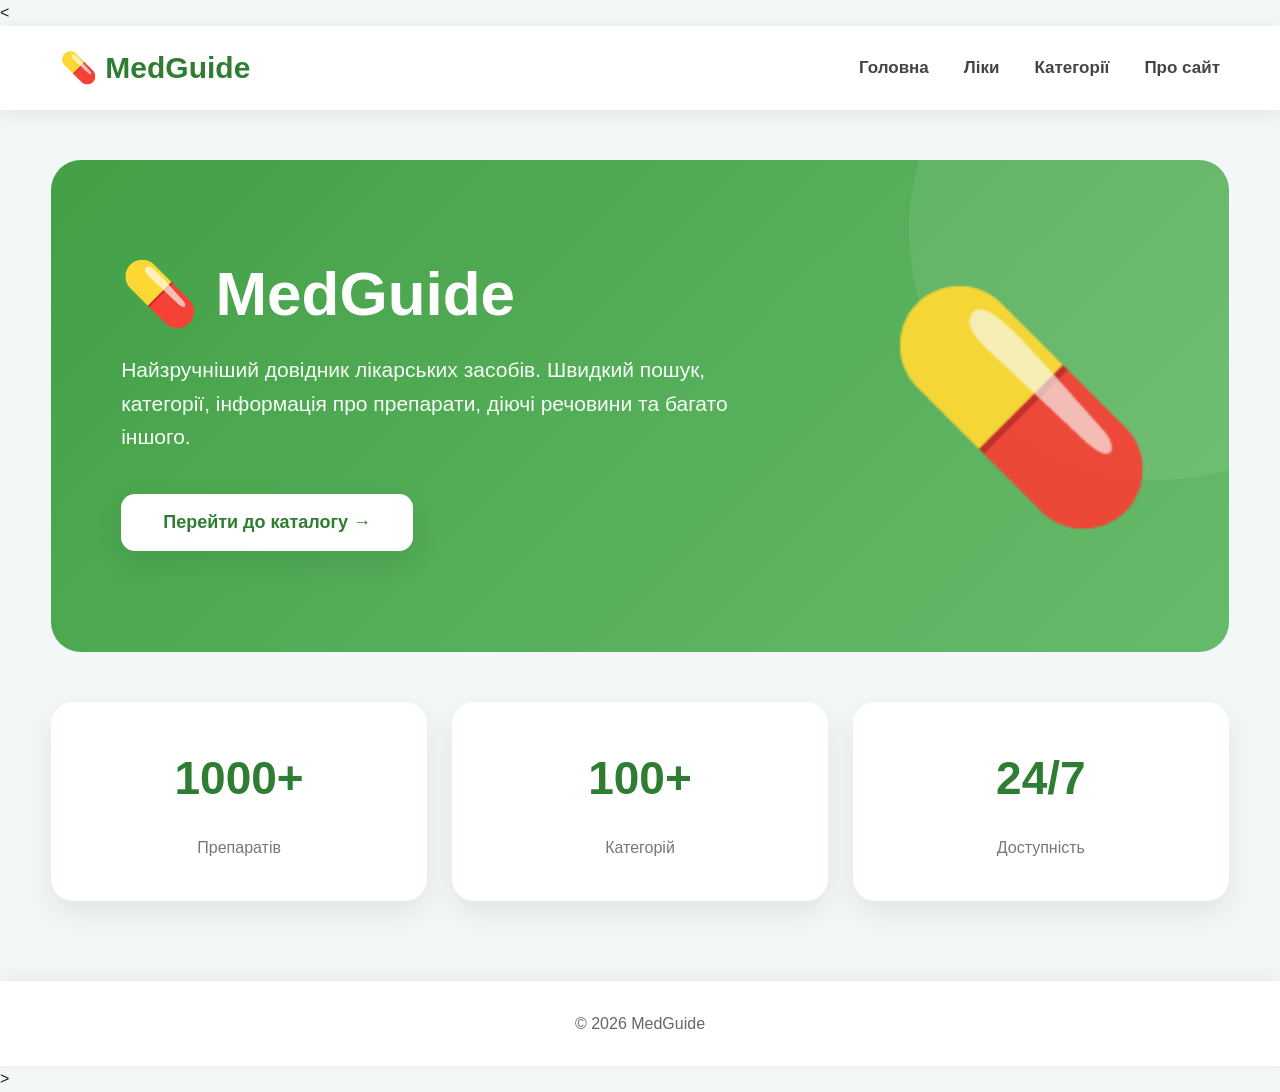
<file: index.html>
<!DOCTYPE html>
<html lang="uk">
<head>
    <meta charset="UTF-8">
    <meta name="viewport" content="width=device-width, initial-scale=1.0">
    <title>MedGuide</title>

    <<link rel="stylesheet" href="css/style.css">
</head>
<body>

<header class="header">

    <div class="logo">
        💊 MedGuide
    </div>

    <nav>

        <a href="index.html">Головна</a>

        <a href="medicines.html">Ліки</a>

        <a href="categories.html">Категорії</a>

        <a href="about.html">Про сайт</a>

    </nav>

</header>


<main>

<section class="hero">

    <div class="hero-left">

        <h1>💊 MedGuide</h1>

        <p>

            Найзручніший довідник лікарських засобів.

            Швидкий пошук, категорії, інформація про препарати,

            діючі речовини та багато іншого.

        </p>

        <a href="medicines.html">

            <button class="main-button">

                Перейти до каталогу →

            </button>

        </a>

    </div>

    <div class="hero-right">

        💊

    </div>

</section>

<section class="stats">

    <div class="stat-card">

        <h2>1000+</h2>

        <p>Препаратів</p>

    </div>

    <div class="stat-card">

        <h2>100+</h2>

        <p>Категорій</p>

    </div>

    <div class="stat-card">

        <h2>24/7</h2>

        <p>Доступність</p>

    </div>

</section>


</main>

<footer>

© 2026 MedGuide

</footer>

<script src="script.js"></script>

</body>
</html>>
</file>
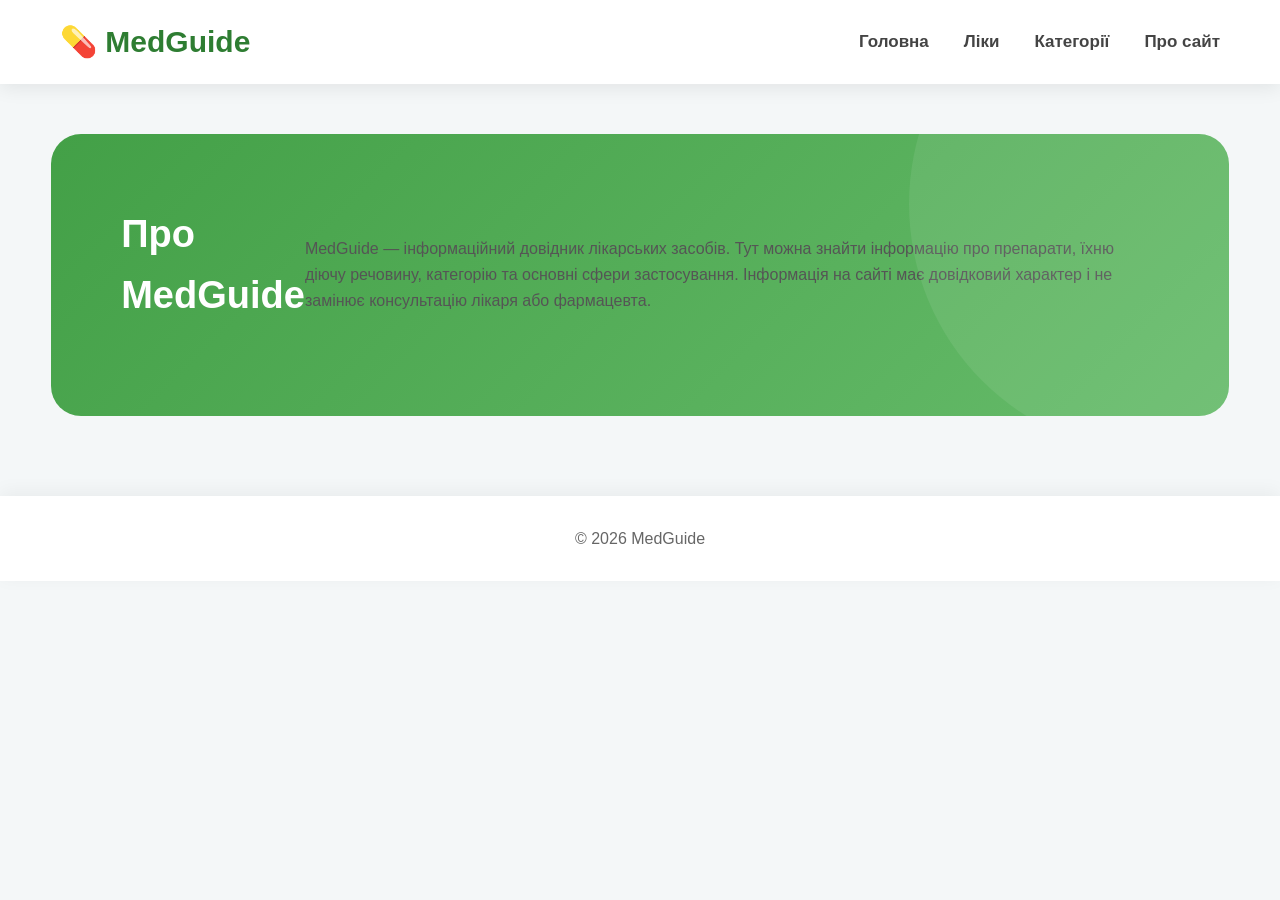
<file: about.html>
<!DOCTYPE html>
<html lang="uk">
<head>
<meta charset="UTF-8">
<meta name="viewport" content="width=device-width, initial-scale=1.0">
<title>Про сайт | MedGuide</title>

<link rel="stylesheet" href="css/style.css">
</head>

<body>

<header class="header">

    <div class="logo">
        💊 MedGuide
    </div>

    <nav>

        <a href="index.html">Головна</a>

        <a href="medicines.html">Ліки</a>

        <a href="categories.html">Категорії</a>

        <a href="about.html">Про сайт</a>

    </nav>

</header>

<main>

<section class="hero">

<h2>Про MedGuide</h2>

<p>
MedGuide — інформаційний довідник лікарських засобів.
Тут можна знайти інформацію про препарати, їхню діючу речовину, категорію та основні сфери застосування.

Інформація на сайті має довідковий характер і не замінює консультацію лікаря або фармацевта.
</p>

</section>

</main>

<footer>

© 2026 MedGuide

</footer>

</body>
</html>
</file>
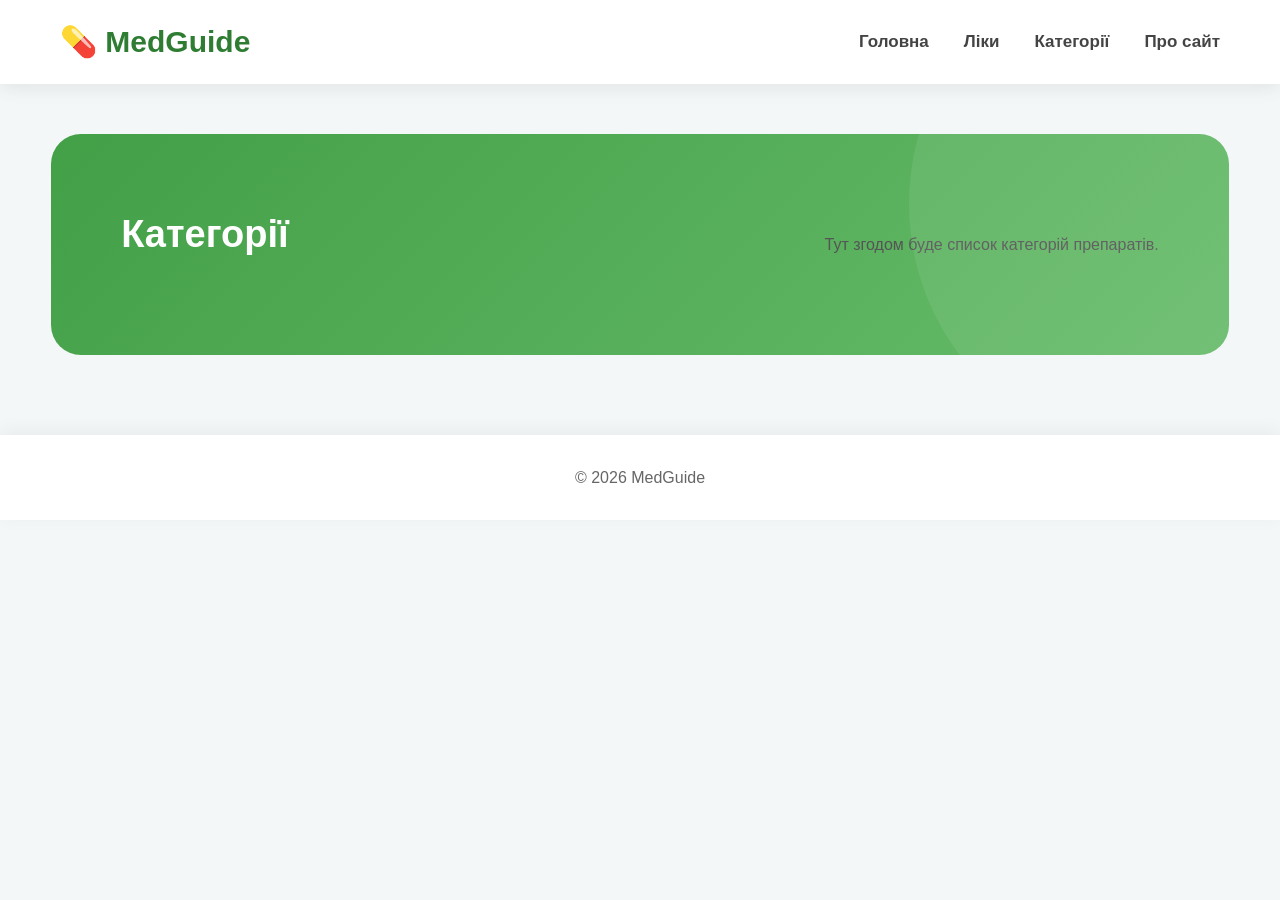
<file: categories.html>
<!DOCTYPE html>
<html lang="uk">
<head>
<meta charset="UTF-8">
<meta name="viewport" content="width=device-width, initial-scale=1.0">
<title>Категорії | MedGuide</title>

<link rel="stylesheet" href="css/style.css">
</head>

<body>

<header class="header">

    <div class="logo">
        💊 MedGuide
    </div>

    <nav>

        <a href="index.html">Головна</a>

        <a href="medicines.html">Ліки</a>

        <a href="categories.html">Категорії</a>

        <a href="about.html">Про сайт</a>

    </nav>

</header>

<main>

<section class="hero">

<h2>Категорії</h2>

<p>Тут згодом буде список категорій препаратів.</p>

</section>

</main>

<footer>

© 2026 MedGuide

</footer>

</body>
</html>
</file>
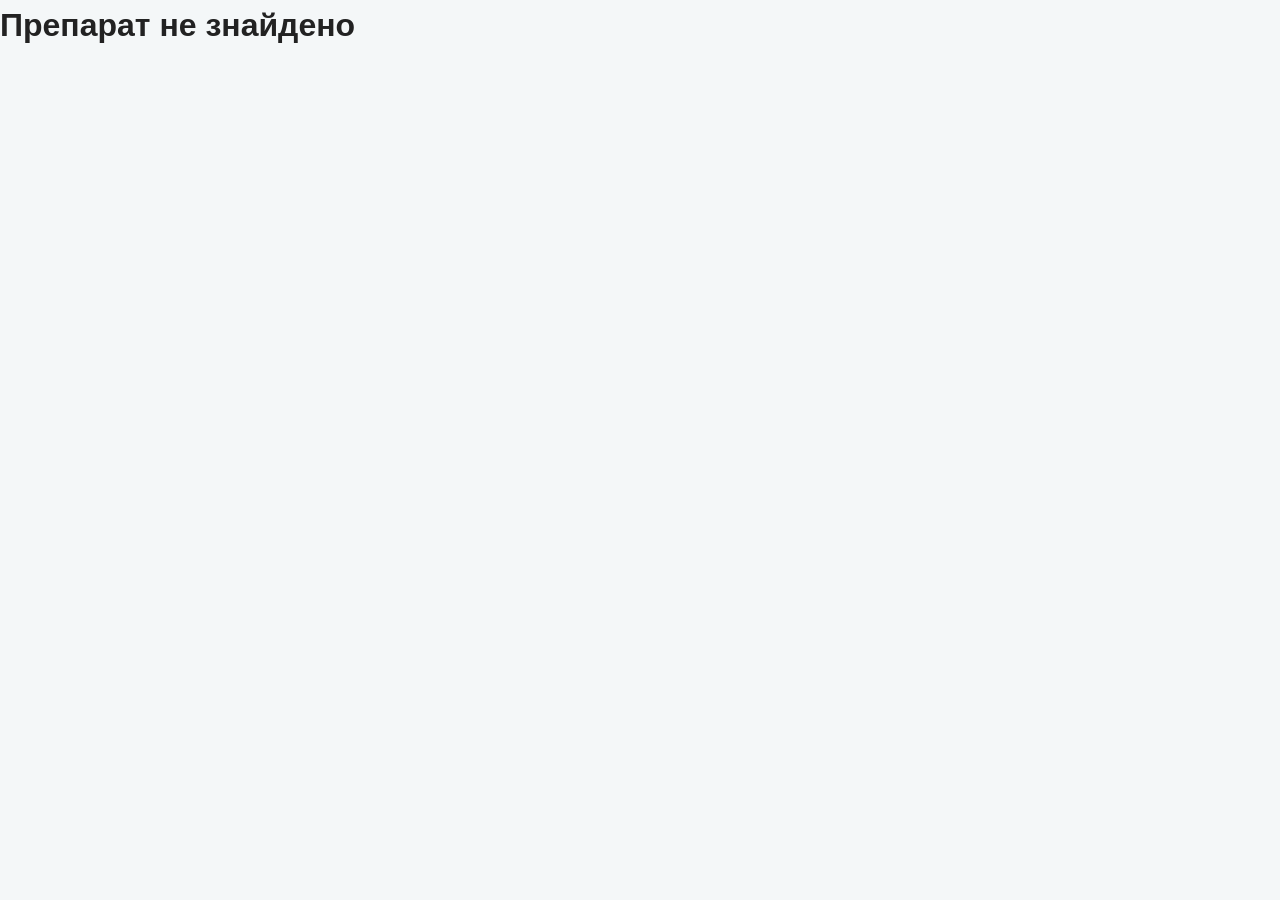
<file: medicine.html>
<!DOCTYPE html>
<html lang="uk">

<head>

<meta charset="UTF-8">

<meta name="viewport" content="width=device-width, initial-scale=1.0">

<title>Препарат | MedGuide</title>

<link rel="stylesheet" href="css/style.css">

</head>

<body>

<header class="header">

<div class="logo">
💊 MedGuide
</div>

<nav>

<a href="index.html">Головна</a>

<a href="medicines.html">Ліки</a>

<a href="categories.html">Категорії</a>

<a href="about.html">Про сайт</a>

</nav>

</header>

<main>

<div class="breadcrumb">

<a href="index.html">Головна</a>

>

<a href="medicines.html">Ліки</a>

>

<span id="breadcrumb-name">
Завантаження...
</span>

</div>

<section class="medicine-page">

<div class="medicine-image">

<div class="medicine-placeholder">
💊
</div>

</div>

<div class="medicine-info">

<h1 id="medicine-name">
Завантаження...
</h1>

<p
class="medicine-description"
id="medicine-description">

Завантаження...

</p>

<div class="info-grid">

<div class="info-item">

<span>Категорія</span>

<strong id="medicine-category"></strong>

</div>

<div class="info-item">

<span>Виробник</span>

<strong id="medicine-manufacturer"></strong>

</div>

<div class="info-item">

<span>Форма</span>

<strong id="medicine-form"></strong>

</div>

<div class="info-item">

<span>Дозування</span>

<strong id="medicine-dosage"></strong>

</div>

<div class="info-item">

<span>Діюча речовина</span>

<strong id="medicine-ingredient"></strong>

</div>

</div>

</div>

</section>

</main>

<footer>

© 2026 MedGuide

</footer>

<script src="js/medicine.js"></script>

</body>

</html>
</file>
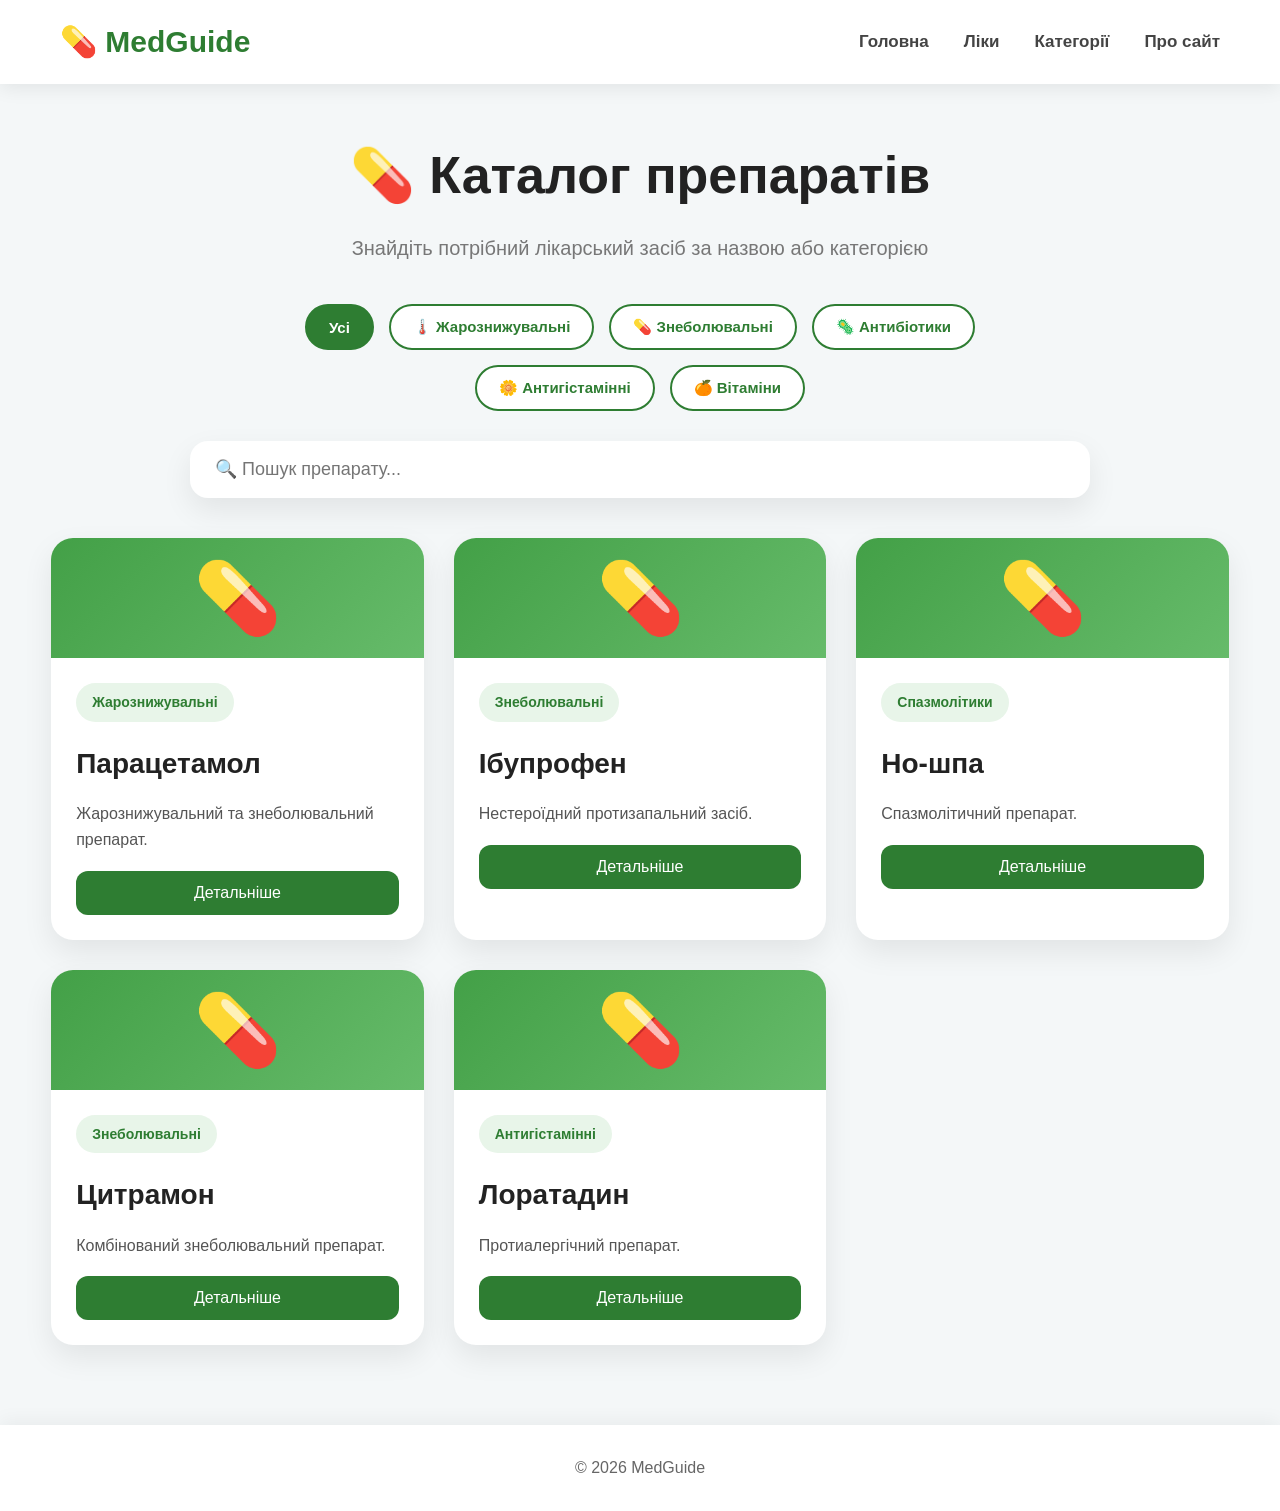
<file: medicines.html>
<!DOCTYPE html>
<html lang="uk">
<head>
    <meta charset="UTF-8">
    <meta name="viewport" content="width=device-width, initial-scale=1.0">
    <title>Каталог ліків | MedGuide</title>

    <link rel="stylesheet" href="css/style.css">
</head>
<body>

<header class="header">

    <div class="logo">
        💊 MedGuide
    </div>

    <nav>

        <a href="index.html">Головна</a>

        <a href="medicines.html">Ліки</a>

        <a href="categories.html">Категорії</a>

        <a href="about.html">Про сайт</a>

    </nav>

</header>

<main>

    <section class="page-title">
        <h1>💊 Каталог препаратів</h1>
        <p>Знайдіть потрібний лікарський засіб за назвою або категорією</p>
    </section>

    <section class="search-box">
    <section class="filters">

    <button class="filter-btn active" data-category="all">
        Усі
    </button>

    <button class="filter-btn" data-category="Жарознижувальні">
        🌡️ Жарознижувальні
    </button>

    <button class="filter-btn" data-category="Знеболювальні">
        💊 Знеболювальні
    </button>

    <button class="filter-btn" data-category="Антибіотики">
        🦠 Антибіотики
    </button>

    <button class="filter-btn" data-category="Антигістамінні">
        🌼 Антигістамінні
    </button>

    <button class="filter-btn" data-category="Вітаміни">
        🍊 Вітаміни
    </button>

</section>    <input
            id="search"
            type="text"
            placeholder="🔍 Пошук препарату...">
    </section>

    <section class="cards" id="medicine-list">
        <!-- Картки створюються автоматично через JavaScript -->
    </section>

</main>

<footer>
© 2026 MedGuide
</footer>

<script src="js/medicines.js"></script>

</body>
</html>
</file>
<file: css/style.css>
/* =======================================================
   MEDGUIDE v2
   PART 1
   RESET + VARIABLES + HEADER + HERO + BUTTONS + FOOTER
======================================================= */

/* RESET */

*{
    margin:0;
    padding:0;
    box-sizing:border-box;
}

html{
    scroll-behavior:smooth;
}

body{

    font-family:Arial,Helvetica,sans-serif;

    background:#f4f7f8;

    color:#222;

    line-height:1.6;

}

/* VARIABLES */

:root{

    --green:#2E7D32;
    --green-light:#4CAF50;
    --green-soft:#E8F5E9;

    --white:#ffffff;

    --gray:#666;
    --gray-light:#f5f5f5;

    --shadow:0 12px 30px rgba(0,0,0,.08);

    --radius:18px;

    --transition:.3s;

}

/* LINKS */

a{

    text-decoration:none;

    color:inherit;

}

/* IMAGES */

img{

    max-width:100%;

    display:block;

}

/* CONTAINER */

.container{

    width:min(1280px,92%);

    margin:auto;

}

/* HEADER */

.header{

    position:sticky;

    top:0;

    z-index:999;

    background:white;

    box-shadow:0 4px 18px rgba(0,0,0,.08);

    display:flex;

    justify-content:space-between;

    align-items:center;

    padding:18px 60px;

}

.logo{

    font-size:30px;

    font-weight:700;

    color:var(--green);

}

nav{

    display:flex;

    gap:35px;

}

nav a{

    color:#444;

    font-size:17px;

    font-weight:600;

    transition:var(--transition);

    position:relative;

}

nav a:hover{

    color:var(--green);

}

nav a::after{

    content:"";

    position:absolute;

    left:0;

    bottom:-6px;

    width:0;

    height:3px;

    background:var(--green);

    transition:.3s;

    border-radius:20px;

}

nav a:hover::after{

    width:100%;

}

/* HERO */

.hero{

    margin:50px auto;

    width:min(1280px,92%);

    background:linear-gradient(135deg,#43A047,#66BB6A);

    border-radius:30px;

    display:flex;

    justify-content:space-between;

    align-items:center;

    padding:70px;

    color:white;

    overflow:hidden;

    position:relative;

}

.hero::before{

    content:"";

    width:500px;

    height:500px;

    border-radius:50%;

    position:absolute;

    right:-180px;

    top:-180px;

    background:rgba(255,255,255,.08);

}

.hero-left{

    max-width:620px;

    position:relative;

    z-index:2;

}

.hero-left h1{

    font-size:62px;

    margin-bottom:25px;

    line-height:1.1;

}

.hero-left p{

    font-size:21px;

    color:#f7fff7;

}

.hero-right{

    position:relative;

    z-index:2;

    font-size:220px;

    opacity:.95;

}

/* BUTTON */

.main-button{

    margin-top:40px;

    background:white;

    color:var(--green);

    border:none;

    border-radius:14px;

    padding:18px 42px;

    font-size:18px;

    font-weight:bold;

    cursor:pointer;

    transition:.3s;

    box-shadow:var(--shadow);

}

.main-button:hover{

    transform:translateY(-5px);

}

/* DEFAULT BUTTON */

button{

    border:none;

    border-radius:12px;

    padding:13px 22px;

    cursor:pointer;

    background:var(--green);

    color:white;

    font-size:16px;

    transition:.3s;

}

button:hover{

    background:#1B5E20;

}

/* TITLES */

h2{

    font-size:38px;

    margin-bottom:20px;

}

/* PARAGRAPHS */

p{

    color:#555;

}

/* FOOTER */

footer{

    margin-top:80px;

    background:white;

    padding:30px;

    text-align:center;

    color:#666;

    box-shadow:0 -4px 18px rgba(0,0,0,.05);

}

/* SECTIONS */

section{

    margin-bottom:50px;

}
/* =======================================================
   MEDGUIDE v2
   PART 2
   SEARCH + CARDS + STATS + CATALOG
=======================================================*/

/* SEARCH */

.search-box{

    width:min(900px,90%);

    margin:40px auto;

}

.search-box input{

    width:100%;

    padding:18px 25px;

    font-size:18px;

    border:none;

    border-radius:18px;

    background:white;

    box-shadow:var(--shadow);

    transition:.3s;

}

.search-box input:focus{

    outline:none;

    transform:translateY(-2px);

    box-shadow:0 18px 40px rgba(0,0,0,.12);

}

/* STATS */

.stats{

    width:min(1280px,92%);

    margin:50px auto;

    display:grid;

    grid-template-columns:repeat(auto-fit,minmax(250px,1fr));

    gap:25px;

}

.stat-card{

    background:white;

    border-radius:22px;

    padding:40px;

    text-align:center;

    box-shadow:var(--shadow);

    transition:.3s;

}

.stat-card:hover{

    transform:translateY(-8px);

}

.stat-card h2{

    color:var(--green);

    font-size:46px;

}

.stat-card p{

    margin-top:10px;

    color:#777;

}

/* CARDS */

.cards{

    width:min(1280px,92%);

    margin:auto;

    display:grid;

    grid-template-columns:repeat(auto-fill,minmax(320px,1fr));

    gap:30px;

}

/* CARD */

.card{

    background:white;

    border-radius:22px;

    overflow:hidden;

    box-shadow:var(--shadow);

    transition:.35s;

    display:flex;

    flex-direction:column;

}

.card:hover{

    transform:translateY(-10px);

}

.card-top{

    background:linear-gradient(135deg,#43A047,#66BB6A);

    height:120px;

    display:flex;

    justify-content:center;

    align-items:center;

    font-size:70px;

}

.card-body{

    padding:25px;

}

.card h3{

    font-size:28px;

    color:#222;

    margin-bottom:15px;

}

.card p{

    margin-bottom:18px;

}

/* CATEGORY */

.category{

    display:inline-block;

    background:var(--green-soft);

    color:var(--green);

    padding:8px 16px;

    border-radius:50px;

    font-size:14px;

    font-weight:bold;

    margin-bottom:20px;

}

/* BUTTON */

.card button{

    width:100%;

    margin-top:auto;

}

/* LIST */

ul{

    padding-left:20px;

}

li{

    margin-bottom:10px;

}

/* PAGE TITLE */

.page-title{

    text-align:center;

    margin-top:50px;

    margin-bottom:20px;

}

.page-title h1{

    font-size:52px;

    color:#222;

}

.page-title p{

    font-size:20px;

    color:#777;

    margin-top:15px;

}

/* GRID */

.grid-2{

    display:grid;

    grid-template-columns:1fr 1fr;

    gap:30px;

}

.grid-3{

    display:grid;

    grid-template-columns:repeat(3,1fr);

    gap:30px;

}

/* BADGES */

.badge{

    display:inline-flex;

    align-items:center;

    gap:8px;

    padding:10px 16px;

    border-radius:30px;

    background:#E8F5E9;

    color:#2E7D32;

    font-weight:bold;

    margin:6px;

}

/* INFO */

.info-box{

    background:white;

    border-radius:20px;

    padding:30px;

    box-shadow:var(--shadow);

}

/* SMALL TEXT */

.small{

    font-size:14px;

    color:#888;

}

/* HOVER */

.card,
.stat-card,
button{

    transition:.35s;

}

/* SCROLLBAR */

::-webkit-scrollbar{

    width:10px;

}

::-webkit-scrollbar-track{

    background:#f2f2f2;

}

::-webkit-scrollbar-thumb{

    background:#43A047;

    border-radius:20px;

}

::-webkit-scrollbar-thumb:hover{

    background:#2E7D32;

}
/* =======================================================
   MEDGUIDE v2
   PART 3
   MEDICINE PAGE + TABLES + ALERTS + RESPONSIVE BLOCKS
=======================================================*/

/* ===== Medicine Layout ===== */

.medicine-page{

    width:min(1280px,92%);

    margin:50px auto;

    display:grid;

    grid-template-columns:360px 1fr;

    gap:40px;

}

.medicine-image{

    background:white;

    border-radius:24px;

    box-shadow:var(--shadow);

    padding:35px;

    display:flex;

    justify-content:center;

    align-items:center;

    min-height:420px;

}

.medicine-image img{

    max-width:100%;

    max-height:320px;

    object-fit:contain;

}

.medicine-placeholder{

    font-size:140px;

}

/* ===== Info ===== */

.medicine-info{

    background:white;

    border-radius:24px;

    box-shadow:var(--shadow);

    padding:40px;

}

.medicine-info h1{

    font-size:44px;

    margin-bottom:18px;

}

.medicine-description{

    font-size:18px;

    color:#555;

    margin-bottom:30px;

}

/* ===== Info Grid ===== */

.info-grid{

    display:grid;

    grid-template-columns:repeat(2,1fr);

    gap:18px;

    margin-top:25px;

}

.info-item{

    background:#f8f9fa;

    border-radius:16px;

    padding:18px;

}

.info-item span{

    display:block;

    font-size:13px;

    color:#777;

    margin-bottom:6px;

}

.info-item strong{

    font-size:17px;

}

/* ===== Sections ===== */

.section-box{

    width:min(1280px,92%);

    margin:35px auto;

    background:white;

    border-radius:24px;

    padding:35px;

    box-shadow:var(--shadow);

}

.section-box h2{

    color:var(--green);

    margin-bottom:20px;

}

/* ===== Alert ===== */

.alert{

    border-left:6px solid #f9a825;

    background:#fff8e1;

    padding:20px;

    border-radius:14px;

    color:#5d4037;

    margin-top:25px;

}

/* ===== Table ===== */

table{

    width:100%;

    border-collapse:collapse;

    margin-top:20px;

}

th{

    background:var(--green);

    color:white;

    padding:15px;

    text-align:left;

}

td{

    padding:15px;

    border-bottom:1px solid #ececec;

}

tr:hover{

    background:#f7fff7;

}

/* ===== Breadcrumb ===== */

.breadcrumb{

    width:min(1280px,92%);

    margin:25px auto 0;

    color:#666;

    font-size:15px;

}

.breadcrumb a{

    color:var(--green);

}

/* ===== Pills ===== */

.tag{

    display:inline-block;

    background:#E8F5E9;

    color:#2E7D32;

    padding:8px 15px;

    border-radius:40px;

    margin:5px;

    font-size:14px;

    font-weight:bold;

}

/* ===== Responsive ===== */

@media (max-width:900px){

.medicine-page{

grid-template-columns:1fr;

}

.hero{

flex-direction:column;

text-align:center;

padding:45px;

}

.hero-right{

margin-top:35px;

font-size:130px;

}

.header{

padding:18px 25px;

flex-direction:column;

gap:20px;

}

nav{

flex-wrap:wrap;

justify-content:center;

}

.info-grid{

grid-template-columns:1fr;

}

.grid-2{

grid-template-columns:1fr;

}

.grid-3{

grid-template-columns:1fr;

}

.stats{

grid-template-columns:1fr;

}

.cards{

grid-template-columns:1fr;

}

}

@media (max-width:600px){

.hero-left h1{

font-size:40px;

}

.page-title h1{

font-size:36px;

}

.medicine-info h1{

font-size:32px;

}

.hero{

padding:30px;

margin:20px;

}

}
/* ===== FILTERS ===== */

.filters{

width:min(1280px,92%);

margin:30px auto;

display:flex;

flex-wrap:wrap;

gap:15px;

justify-content:center;

}

.filter-btn{

background:white;

color:#2E7D32;

border:2px solid #2E7D32;

padding:12px 22px;

border-radius:50px;

font-size:15px;

font-weight:bold;

transition:.3s;

cursor:pointer;

}

.filter-btn:hover{

background:#2E7D32;

color:white;

}

.filter-btn.active{

background:#2E7D32;

color:white;

}
</file>
